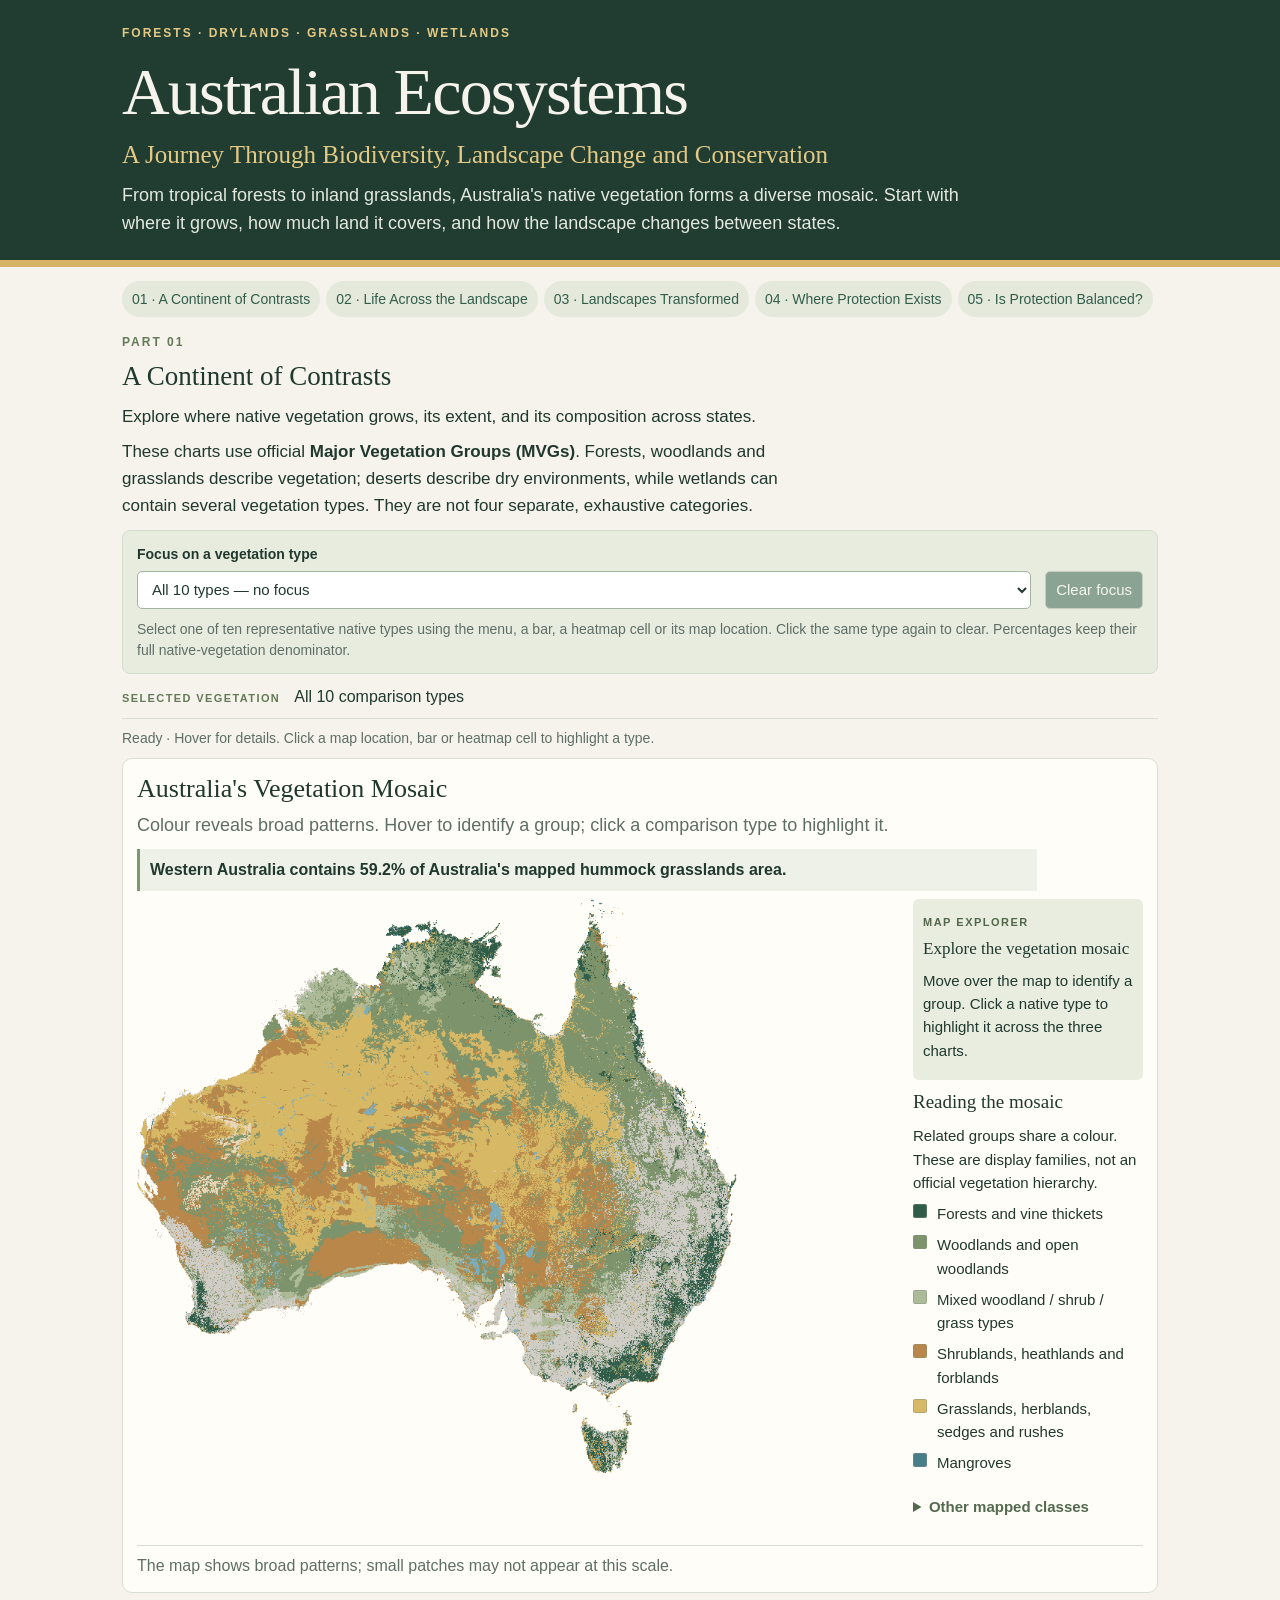
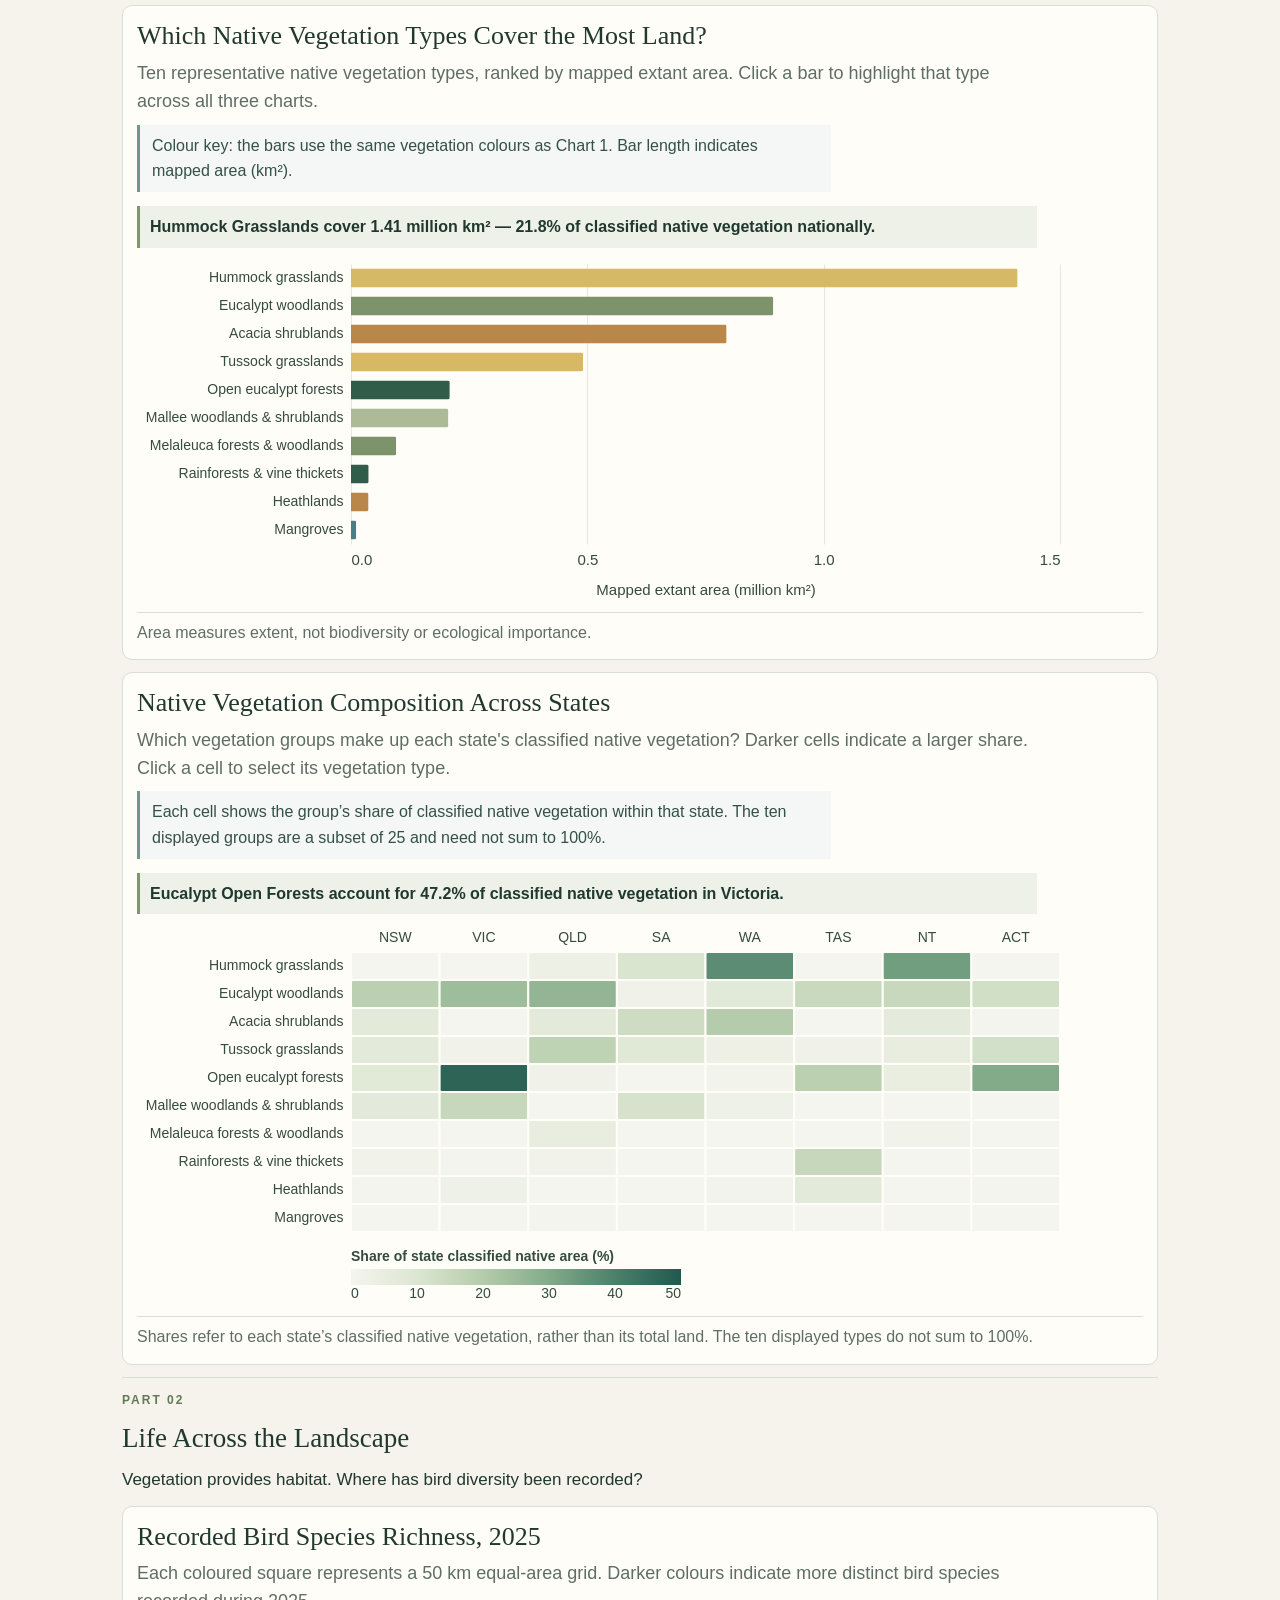
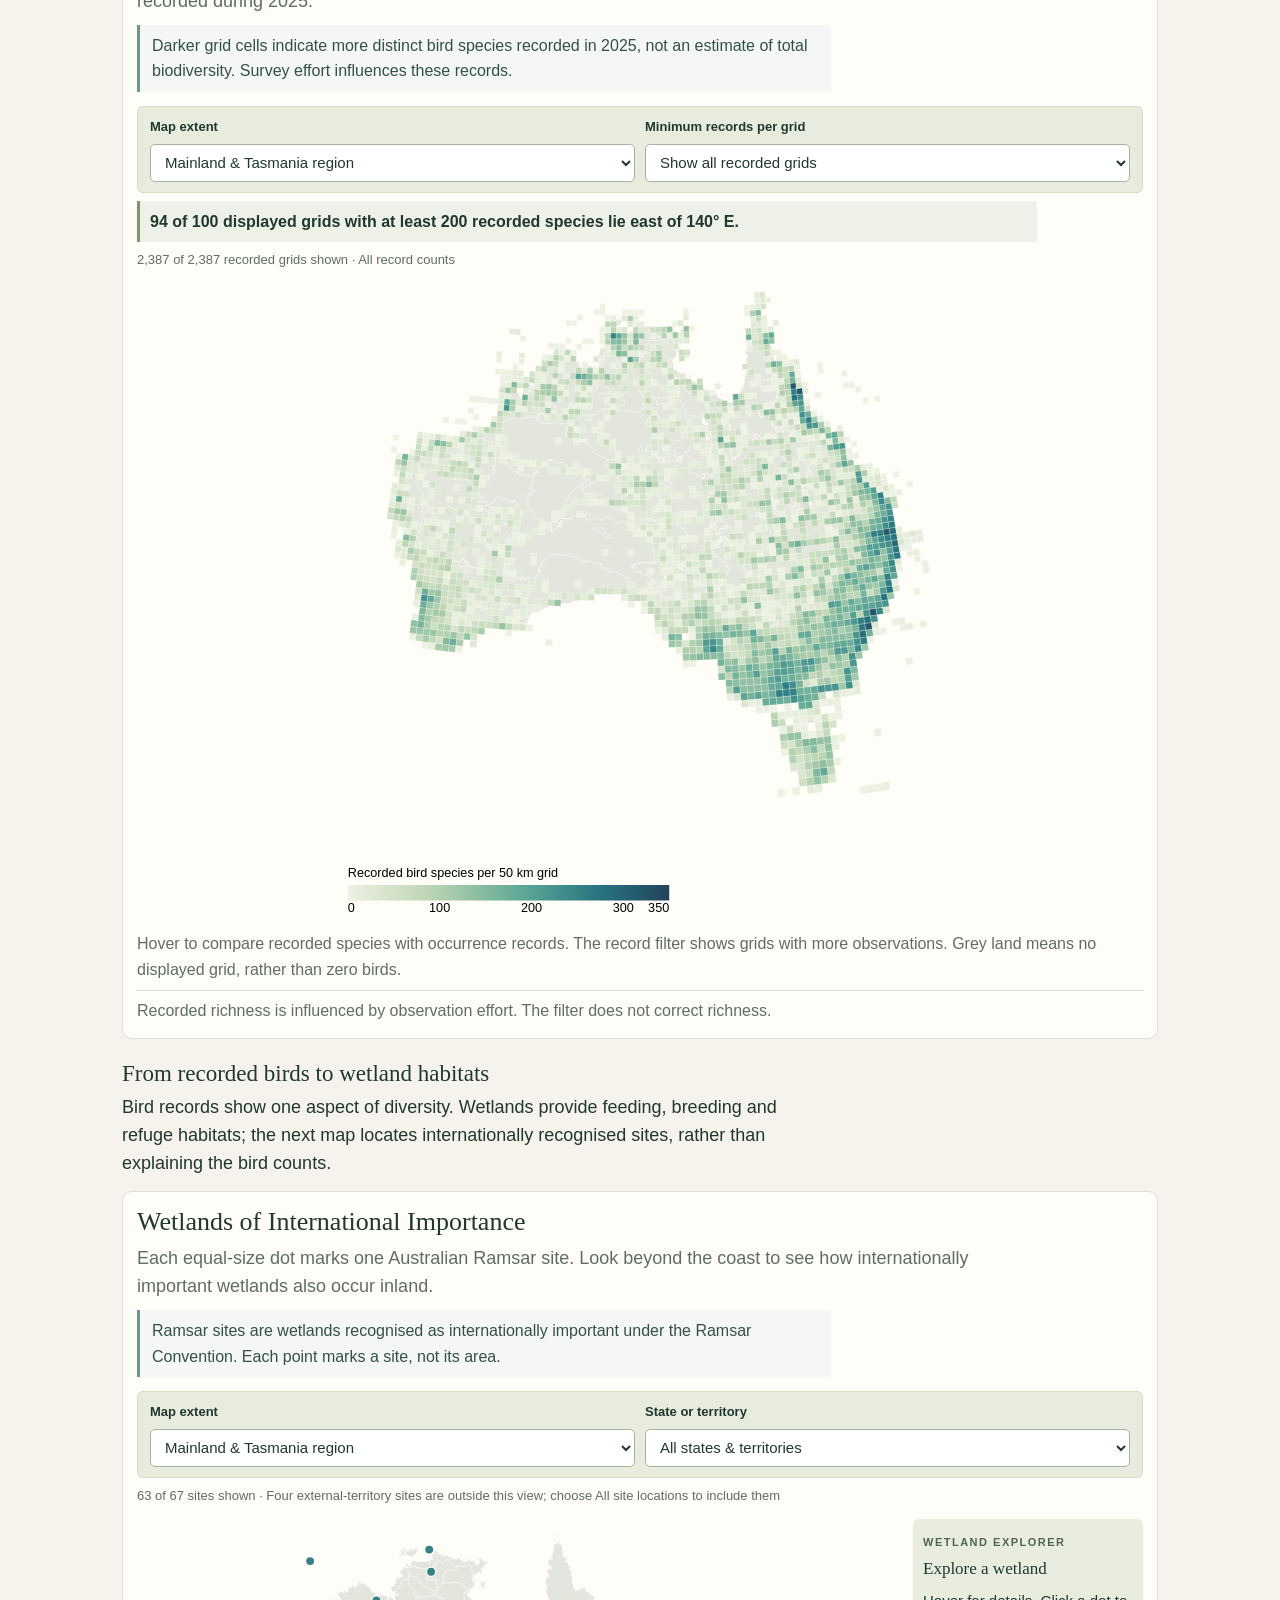
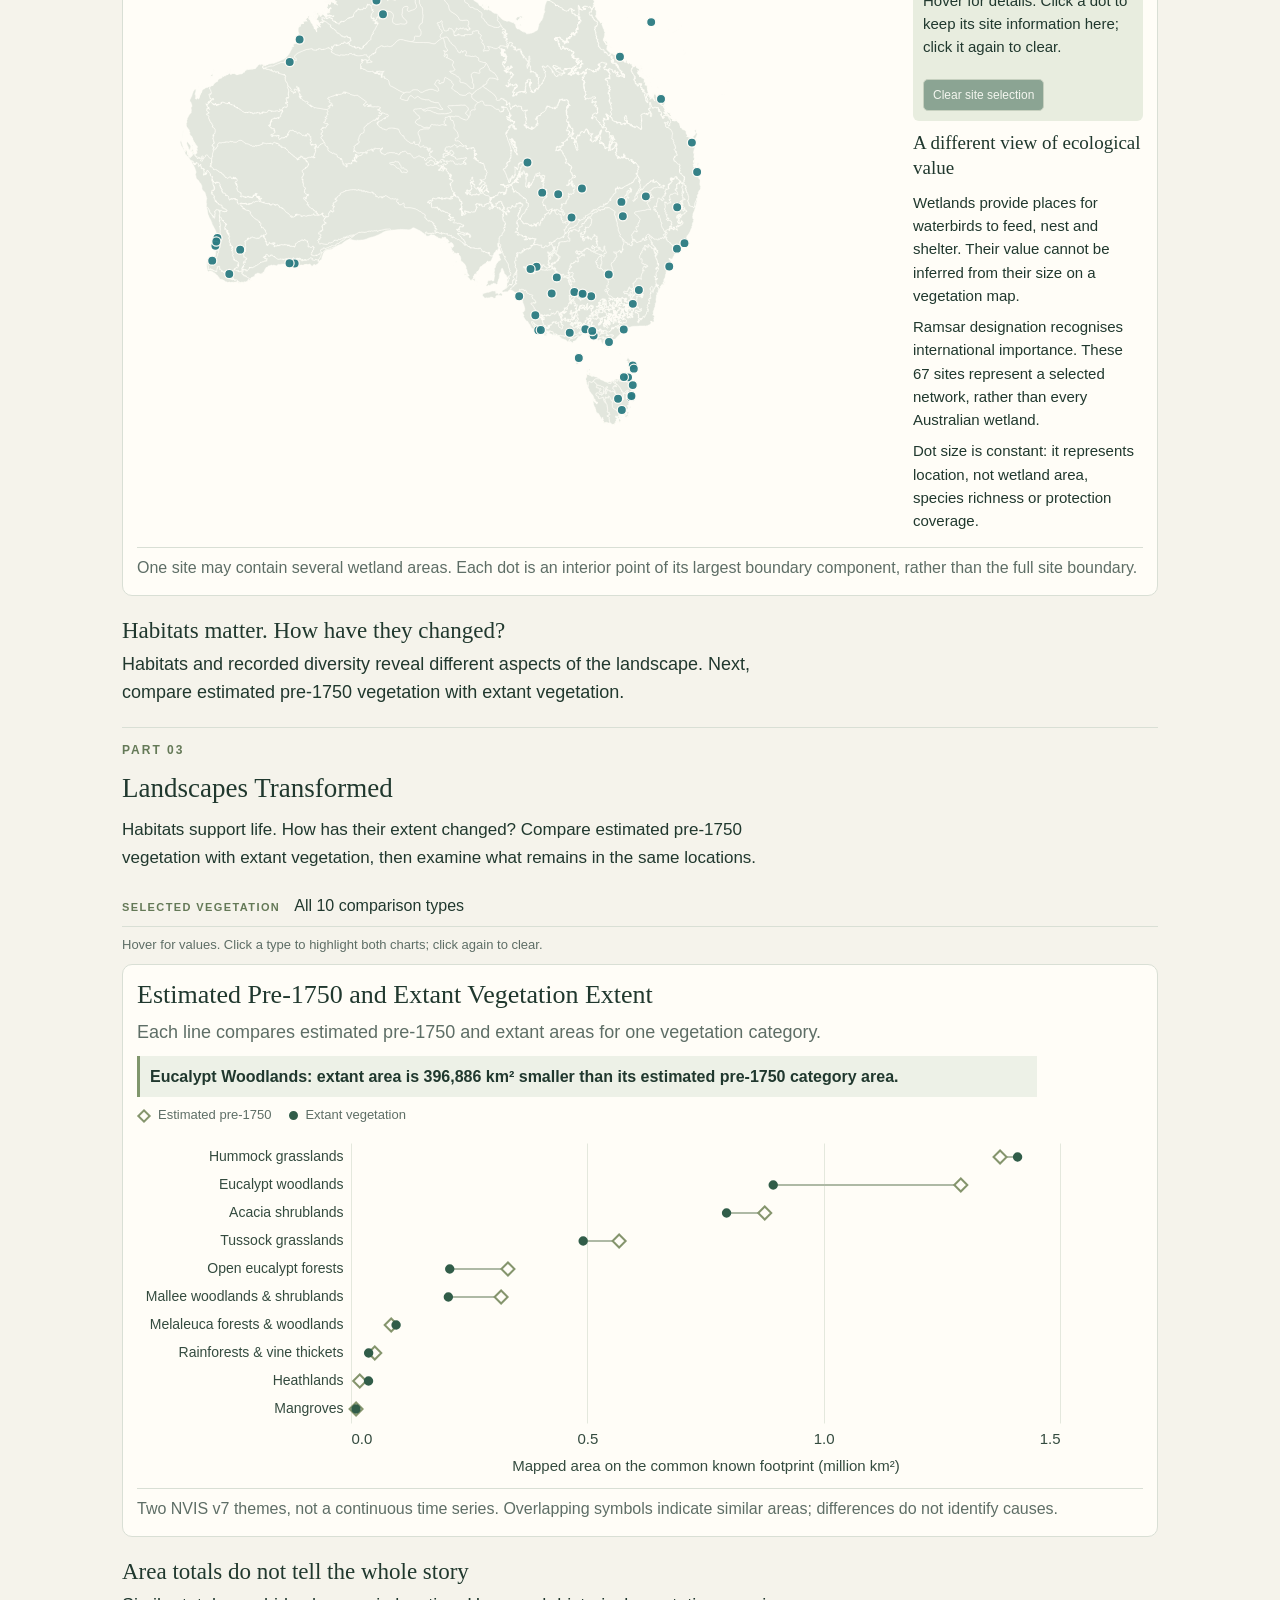
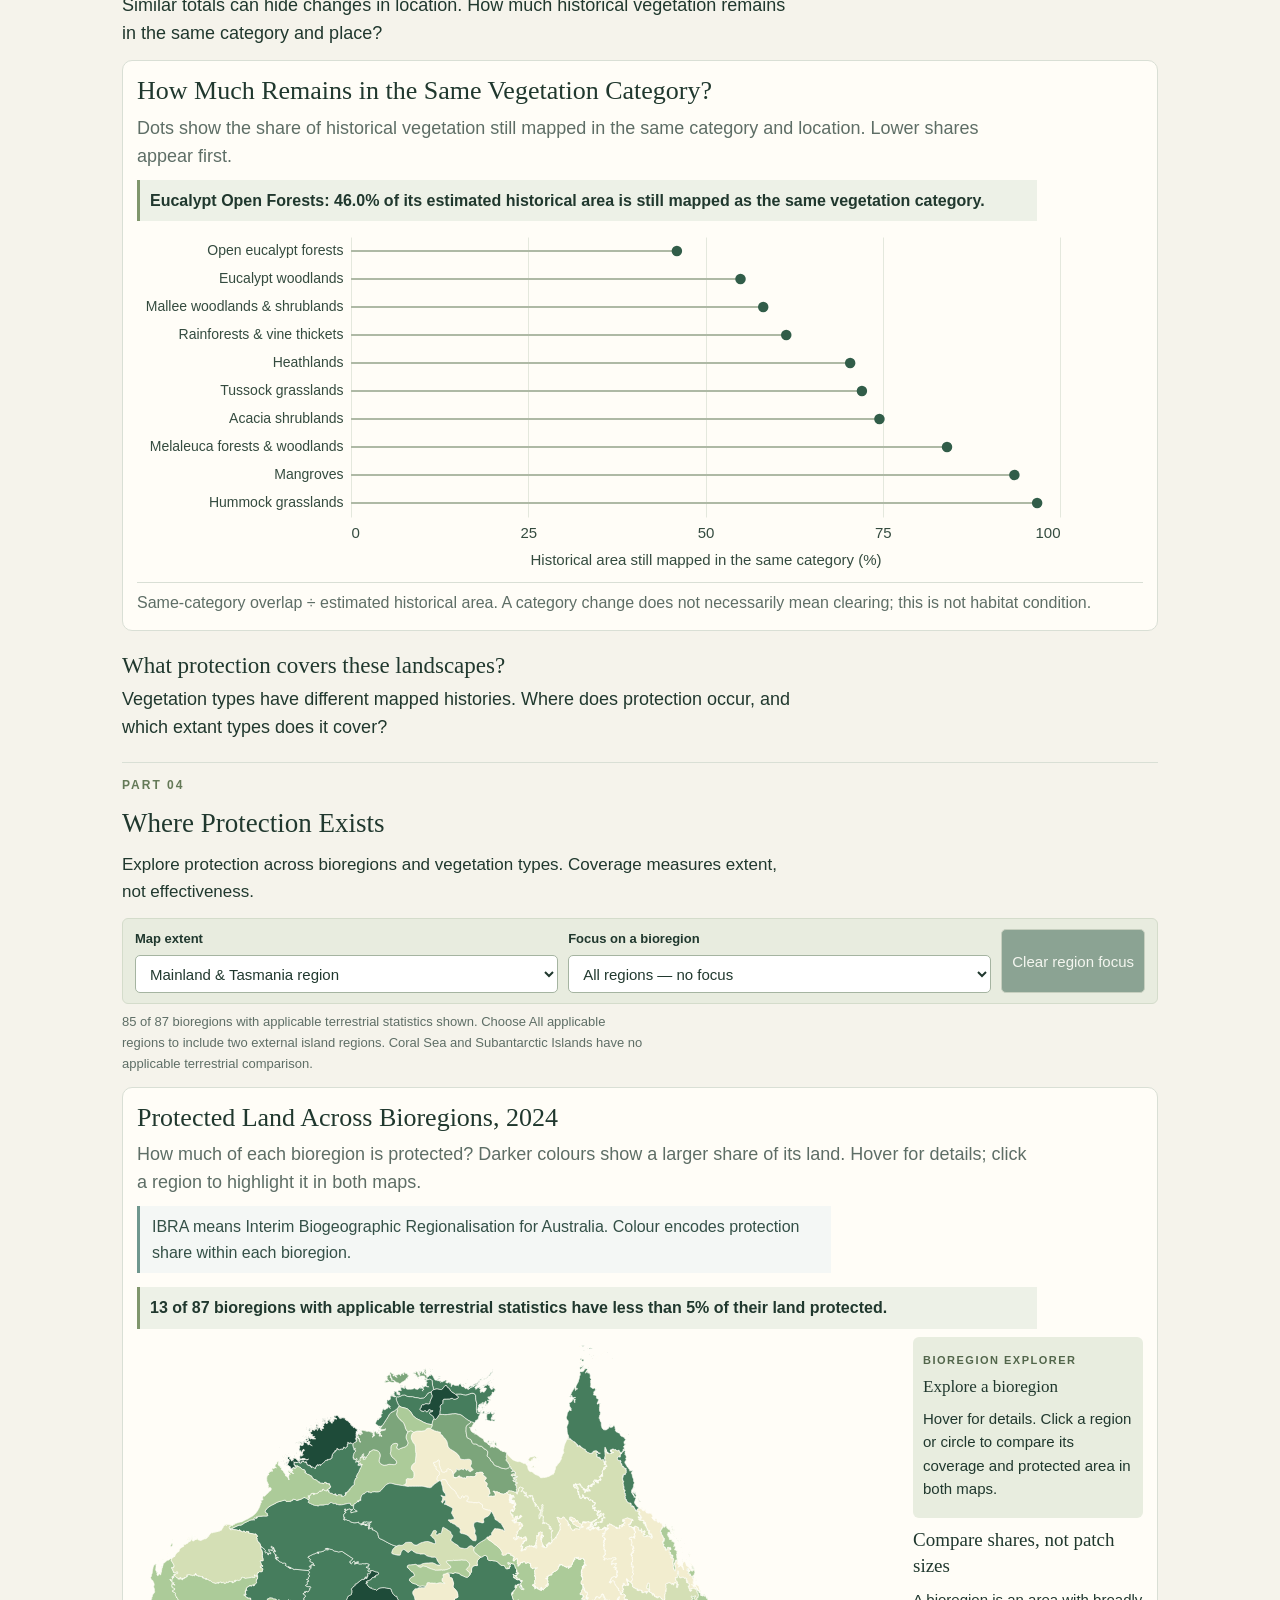
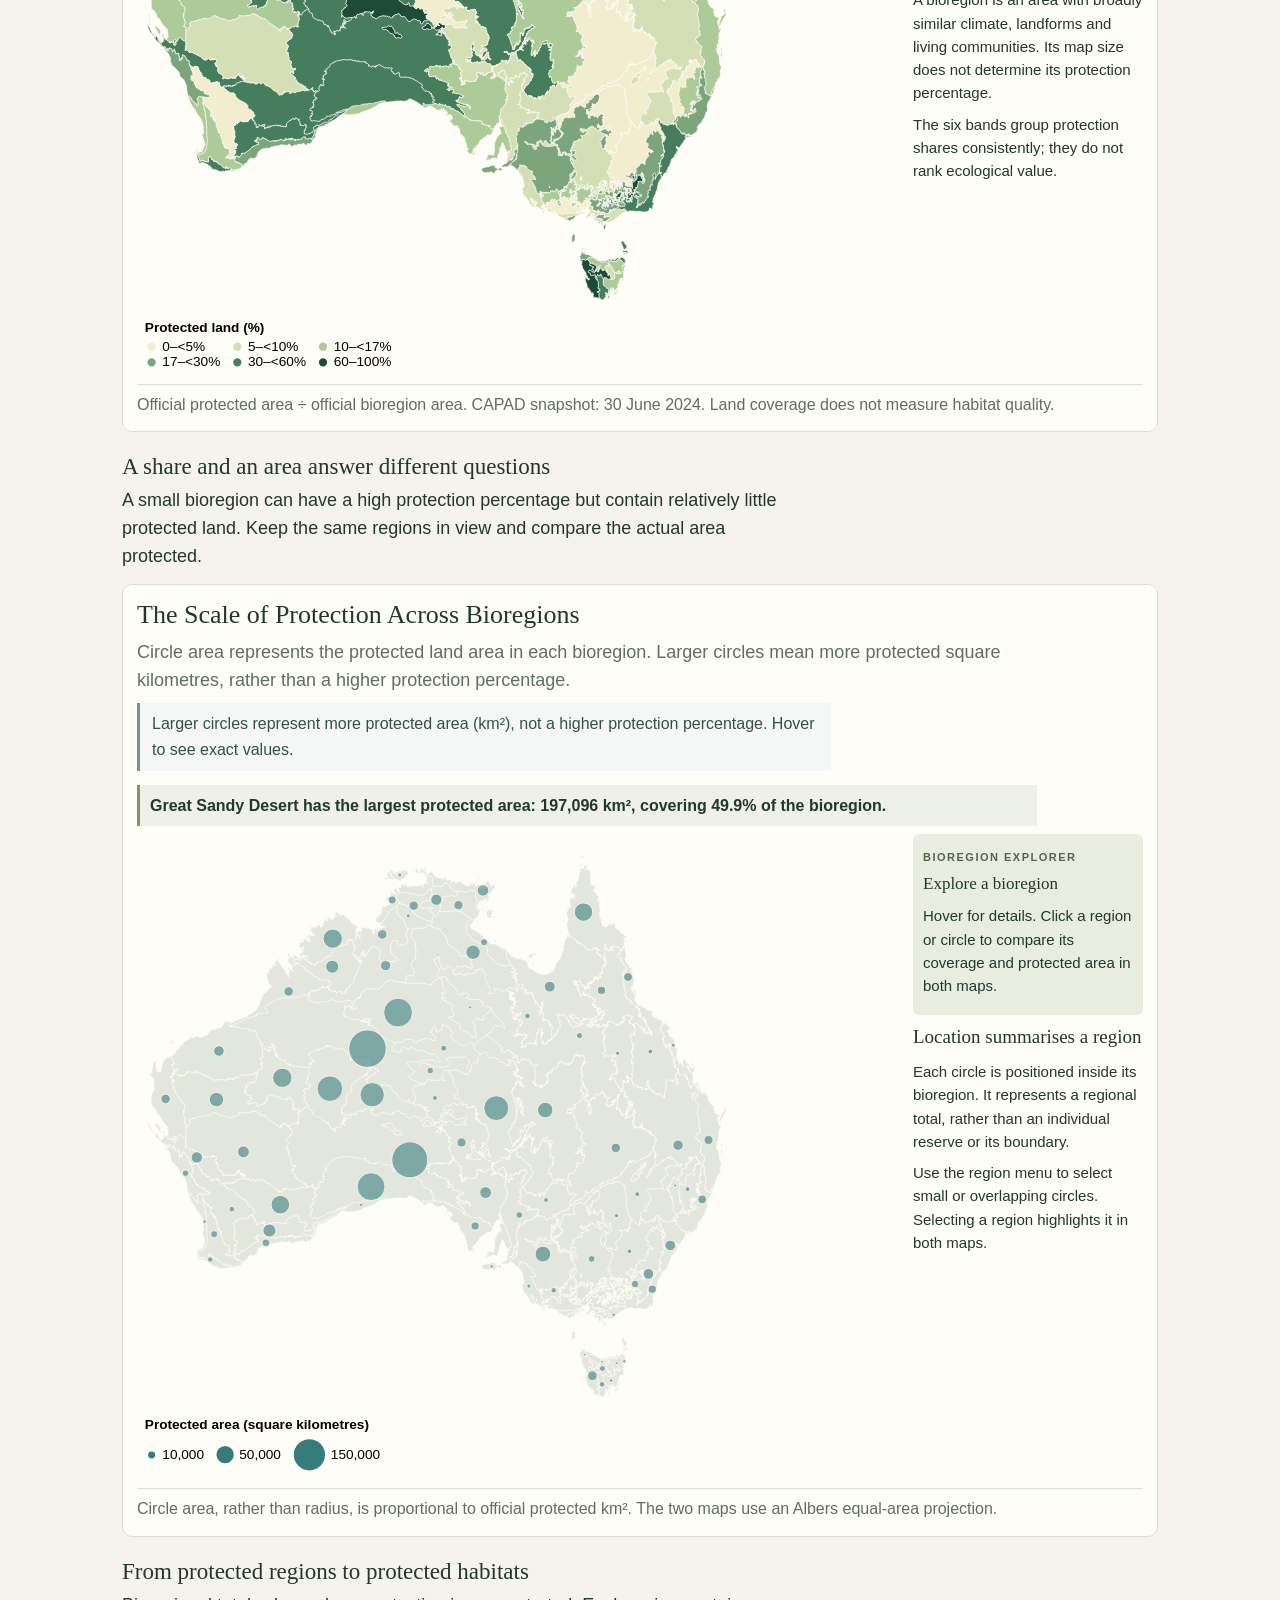
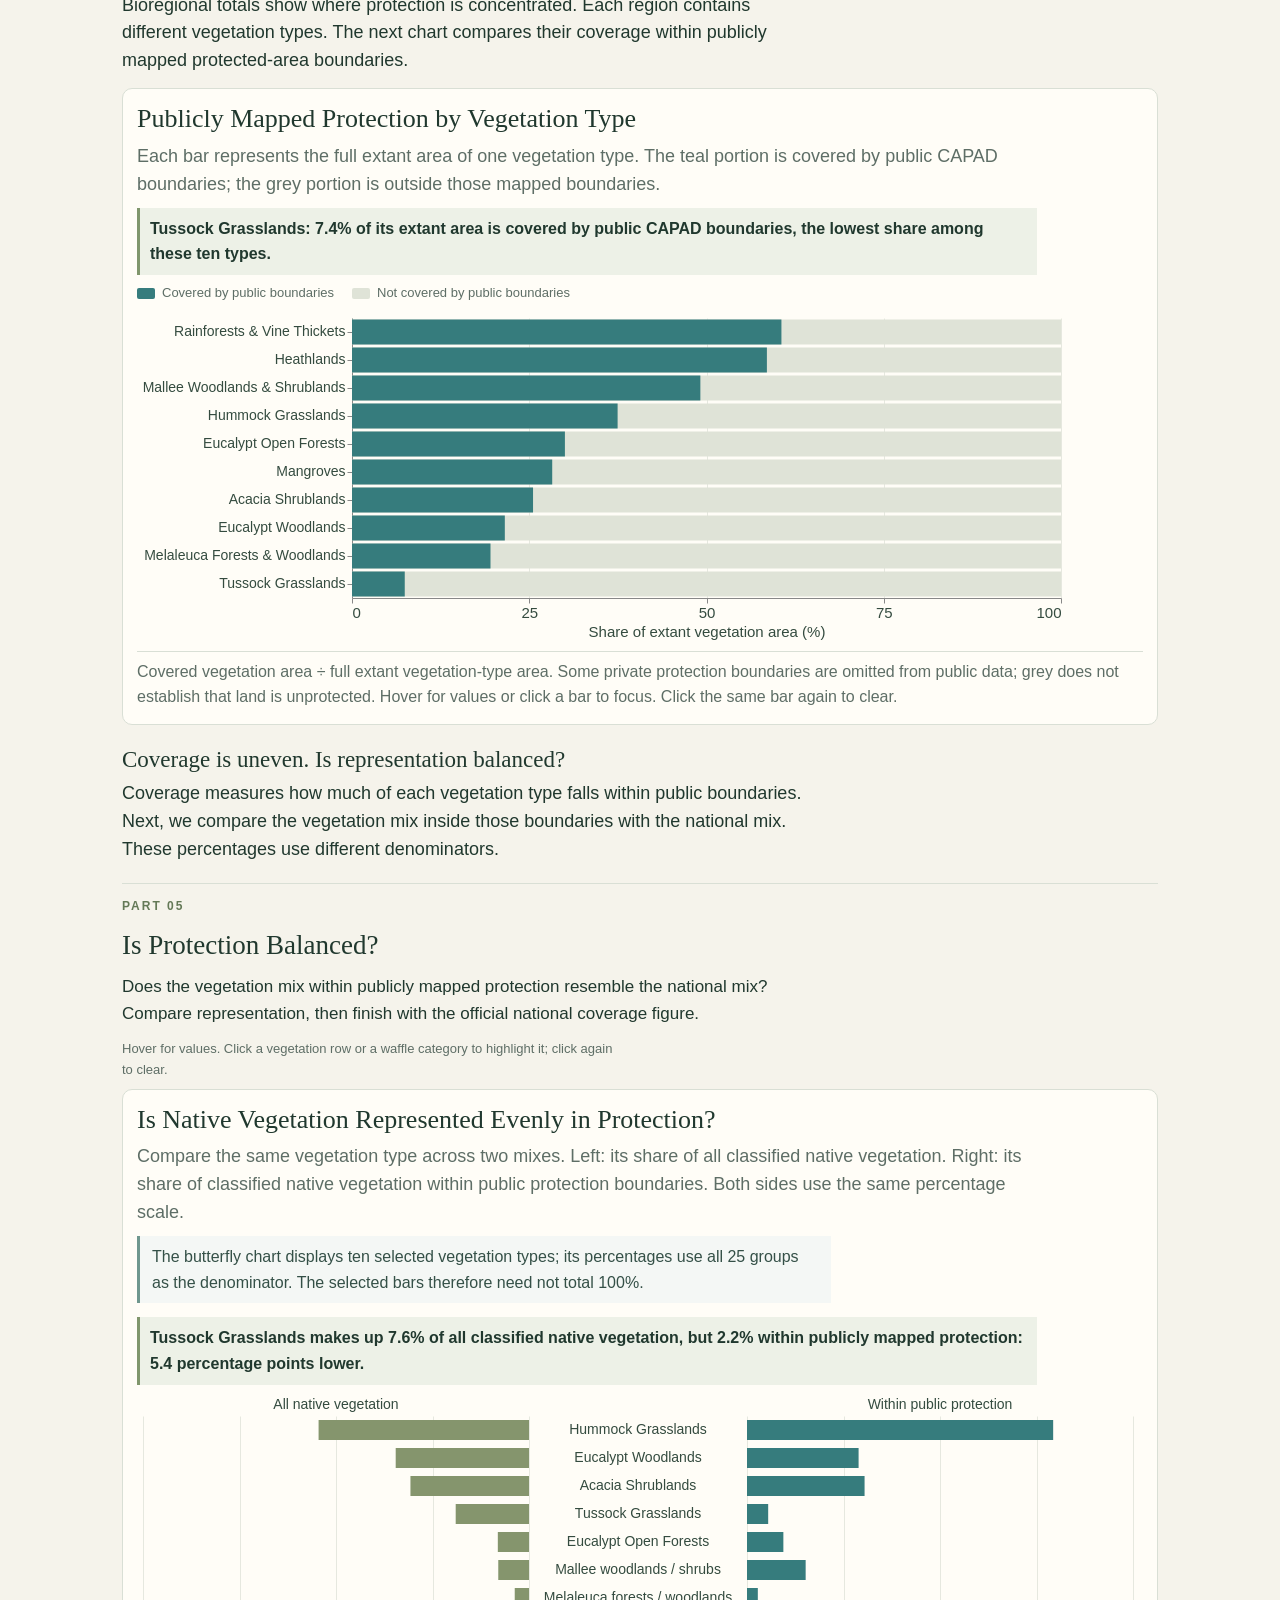
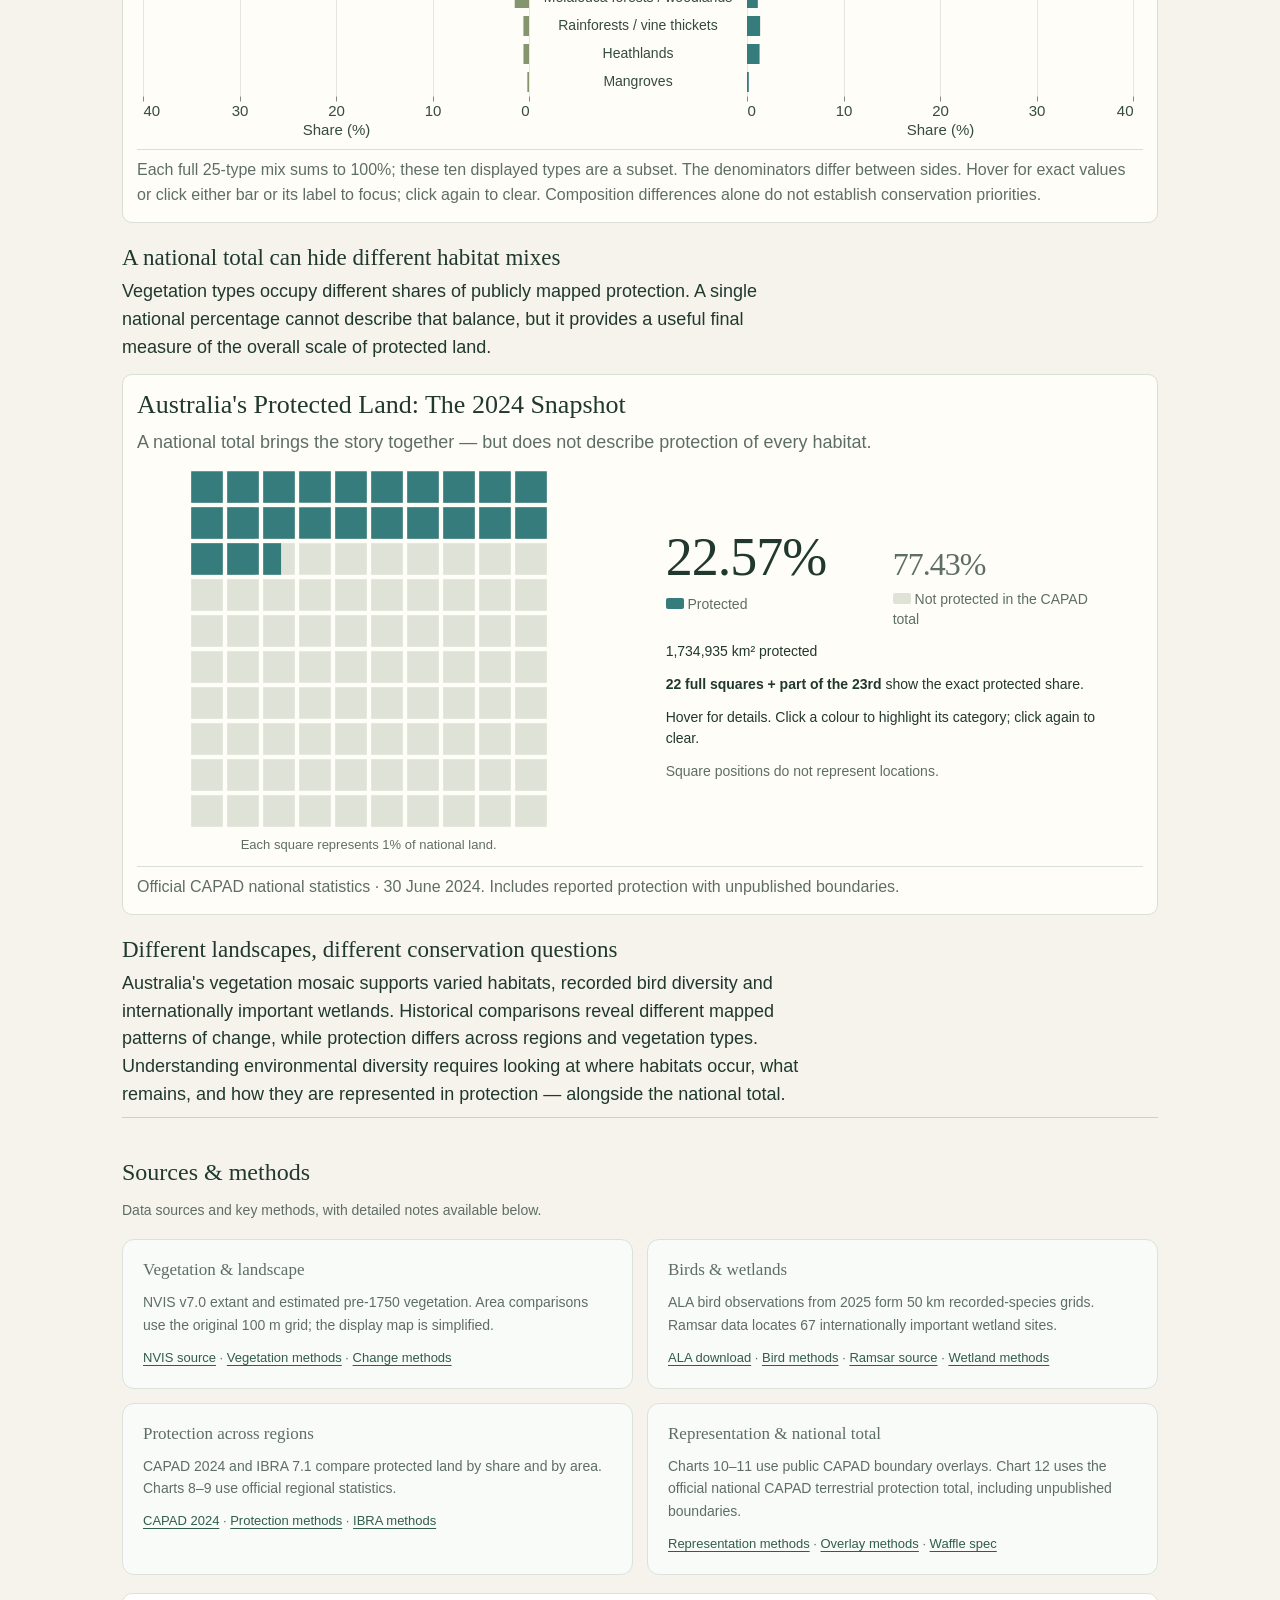
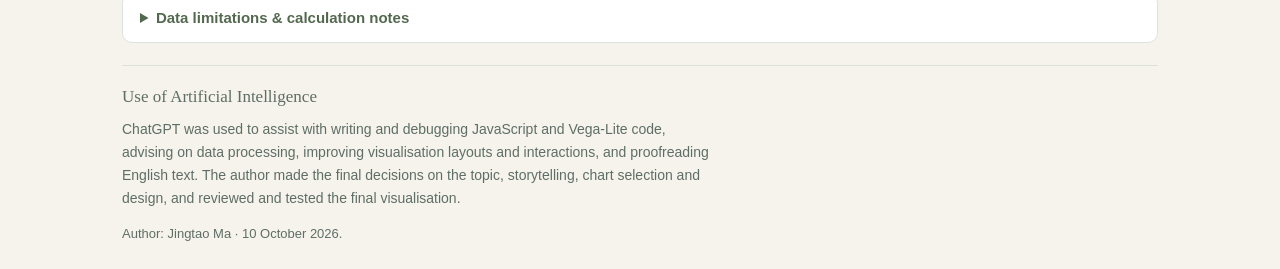
<file: index.html>
<!doctype html>
<html lang="en"><head><meta charset="utf-8"><meta name="viewport" content="width=device-width, initial-scale=1"><title>Australian Ecosystems</title><link rel="stylesheet" href="styles.css?v=20"><script defer src="vendor/vega.min.js"></script><script defer src="vendor/vega-lite.min.js"></script><script defer src="vendor/vega-embed.min.js"></script><script defer src="app.js?v=7"></script><script defer src="birds.js?v=7"></script><script defer src="wetlands.js?v=4"></script><script defer src="landscapes.js?v=4"></script><script defer src="protection.js?v=7"></script><script defer src="balance.js?v=8"></script></head>

<body><header><div class="wrap"><div class="eyebrow">FORESTS · DRYLANDS · GRASSLANDS · WETLANDS</div><h1>Australian Ecosystems</h1><p class="hero-subtitle">A Journey Through Biodiversity, Landscape Change and Conservation</p><p class="intro">From tropical forests to inland grasslands, Australia's native vegetation forms a diverse mosaic. Start with where it grows, how much land it covers, and how the landscape changes between states.</p></div></header>

<main class="wrap"><nav class="chapter-nav" aria-label="Story chapters"><a href="#part-1">01 · A Continent of Contrasts</a><a href="#part-2">02 · Life Across the Landscape</a><a href="#part-3">03 · Landscapes Transformed</a><a href="#part-4">04 · Where Protection Exists</a><a href="#part-5">05 · Is Protection Balanced?</a></nav><section class="context chapter-intro" id="part-1"><div><div class="eyebrow">PART 01</div><h2>A Continent of Contrasts</h2><p class="chapter-lead">Explore where native vegetation grows, its extent, and its composition across states.</p><p>These charts use official <strong>Major Vegetation Groups (MVGs)</strong>. Forests, woodlands and grasslands describe vegetation; deserts describe dry environments, while wetlands can contain several vegetation types. They are not four separate, exhaustive categories.</p></div></section>
<section class="controls" aria-label="Shared chart controls"><div class="focus-control"><label for="focus">Focus on a vegetation type</label><select id="focus"><option value="0">All 10 types — no focus</option></select></div><button id="clear" type="button">Clear focus</button><p>Select one of ten representative native types using the menu, a bar, a heatmap cell or its map location. Click the same type again to clear. Percentages keep their full native-vegetation denominator.</p></section>
<div class="selection-strip"><span>SELECTED VEGETATION</span><strong id="selection-name">All 10 comparison types</strong></div><p id="status" role="status" aria-live="polite">Loading vegetation data…</p>

<article class="chart-card" id="chart-1"><div class="card-heading"><h2>Australia's Vegetation Mosaic</h2><p>Colour reveals broad patterns. Hover to identify a group; click a comparison type to highlight it.</p></div><div class="insight inline"><strong id="map-insight"></strong></div><div class="map-layout"><div id="map" class="chart" aria-label="Categorical map of Australia's extant vegetation"></div><aside><div class="map-inspector"><span class="inspector-label">MAP EXPLORER</span><h3 id="map-type">Explore the vegetation mosaic</h3><p id="map-type-note">Move over the map to identify a group. Click a native type to highlight it across the three charts.</p></div><h3>Reading the mosaic</h3><p>Related groups share a colour. These are display families, not an official vegetation hierarchy.</p><div id="legend"></div><details><summary>Other mapped classes</summary><div id="other-legend"></div></details></aside></div><p class="method">The map shows broad patterns; small patches may not appear at this scale.</p></article>

<article class="chart-card" id="chart-2"><div class="card-heading"><h2>Which Native Vegetation Types Cover the Most Land?</h2><p>Ten representative native vegetation types, ranked by mapped extant area. Click a bar to highlight that type across all three charts.</p></div><p class="reading-note">Colour key: the bars use the same vegetation colours as Chart 1. Bar length indicates mapped area (km²).</p><div class="insight inline"><strong id="area-insight"></strong></div><div id="bar" class="chart" aria-label="Horizontal bar chart of native vegetation areas"></div><p class="method">Area measures extent, not biodiversity or ecological importance.</p></article>

<article class="chart-card" id="chart-3"><div class="card-heading"><h2>Native Vegetation Composition Across States</h2><p>Which vegetation groups make up each state's classified native vegetation? Darker cells indicate a larger share. Click a cell to select its vegetation type.</p></div><p class="reading-note">Each cell shows the group’s share of classified native vegetation within that state. The ten displayed groups are a subset of 25 and need not sum to 100%.</p><div class="insight inline"><strong id="state-insight"></strong></div><div id="heatmap" class="chart" aria-label="Heatmap of native vegetation composition by state and territory"></div><p class="method">Shares refer to each state’s classified native vegetation, rather than its total land. The ten displayed types do not sum to 100%.</p></article>

<section class="planned-part" id="part-2" aria-labelledby="part-2-title"><div class="eyebrow">PART 02</div><h2 id="part-2-title">Life Across the Landscape</h2><p class="chapter-lead">Vegetation provides habitat. Where has bird diversity been recorded?</p>
<article class="chart-card" id="chart-4"><div class="card-heading"><h2>Recorded Bird Species Richness, 2025</h2><p>Each coloured square represents a 50 km equal-area grid. Darker colours indicate more distinct bird species recorded during 2025.</p></div><p class="reading-note">Darker grid cells indicate more distinct bird species recorded in 2025, not an estimate of total biodiversity. Survey effort influences these records.</p>
<div class="bird-controls"><div><label for="bird-view">Map extent</label><select id="bird-view"><option value="regional">Mainland &amp; Tasmania region</option><option value="all">All downloaded grid locations</option></select></div><div><label for="bird-minimum">Minimum records per grid</label><select id="bird-minimum"><option value="0">Show all recorded grids</option><option value="100">At least 100 records</option><option value="1000">At least 1,000 records</option></select></div></div>
<div class="insight inline"><strong id="bird-insight">Loading the recorded-diversity pattern…</strong></div><p id="bird-status" role="status" aria-live="polite">Loading bird observations…</p><div id="bird-map" class="chart bird-full-width" aria-label="Bin map of recorded bird species richness in 2025"></div><p class="chart-reading">Hover to compare recorded species with occurrence records. The record filter shows grids with more observations. Grey land means no displayed grid, rather than zero birds.</p><p class="method">Recorded richness is influenced by observation effort. The filter does not correct richness.</p></article>
<div class="story-bridge"><h3>From recorded birds to wetland habitats</h3><p>Bird records show one aspect of diversity. Wetlands provide feeding, breeding and refuge habitats; the next map locates internationally recognised sites, rather than explaining the bird counts.</p></div>
<article class="chart-card" id="chart-5"><div class="card-heading"><h2>Wetlands of International Importance</h2><p>Each equal-size dot marks one Australian Ramsar site. Look beyond the coast to see how internationally important wetlands also occur inland.</p></div><p class="reading-note">Ramsar sites are wetlands recognised as internationally important under the Ramsar Convention. Each point marks a site, not its area.</p>
<div class="bird-controls"><div><label for="wetland-view">Map extent</label><select id="wetland-view"><option value="regional">Mainland &amp; Tasmania region</option><option value="all">All site locations</option></select></div><div><label for="wetland-state">State or territory</label><select id="wetland-state"><option value="all">All states &amp; territories</option><option value="ACT">Australian Capital Territory</option><option value="NSW">New South Wales</option><option value="NT">Northern Territory</option><option value="QLD">Queensland</option><option value="SA">South Australia</option><option value="TAS">Tasmania</option><option value="VIC">Victoria</option><option value="WA">Western Australia</option><option value="EXT">External territories</option></select></div></div>
<p id="wetland-status" role="status" aria-live="polite">Loading wetland sites…</p><div class="map-layout"><div id="wetland-map" class="chart" aria-label="Dot map of Australia's Ramsar wetland sites"></div><aside><div class="map-inspector"><span class="inspector-label">WETLAND EXPLORER</span><h3 id="wetland-name">Explore a wetland</h3><p id="wetland-detail">Hover for details. Click a dot to keep its site information here.</p><button id="wetland-clear" type="button">Clear site selection</button></div><h3>A different view of ecological value</h3><p>Wetlands provide places for waterbirds to feed, nest and shelter. Their value cannot be inferred from their size on a vegetation map.</p><p>Ramsar designation recognises international importance. These 67 sites represent a selected network, rather than every Australian wetland.</p><p>Dot size is constant: it represents location, not wetland area, species richness or protection coverage.</p></aside></div><p class="method">One site may contain several wetland areas. Each dot is an interior point of its largest boundary component, rather than the full site boundary.</p></article>
<div class="story-bridge chapter-close"><h3>Habitats matter. How have they changed?</h3><p>Habitats and recorded diversity reveal different aspects of the landscape. Next, compare estimated pre-1750 vegetation with extant vegetation.</p></div></section>
<section class="planned-part" id="part-3" aria-labelledby="part-3-title"><div class="eyebrow">PART 03</div><h2 id="part-3-title">Landscapes Transformed</h2><p class="chapter-lead">Habitats support life. How has their extent changed? Compare estimated pre-1750 vegetation with extant vegetation, then examine what remains in the same locations.</p>
<div class="selection-strip"><span>SELECTED VEGETATION</span><strong id="landscape-selection">All 10 comparison types</strong></div><p id="landscape-status" role="status" aria-live="polite">Loading landscape comparisons…</p>
<article class="chart-card" id="chart-6"><div class="card-heading"><h2>Estimated Pre-1750 and Extant Vegetation Extent</h2><p>Each line compares estimated pre-1750 and extant areas for one vegetation category.</p></div><div class="insight inline"><strong id="extent-insight"></strong></div><div class="period-key" aria-label="Point legend"><span><i class="period-dot historical"></i>Estimated pre-1750</span><span><i class="period-dot extant"></i>Extant vegetation</span></div><div id="extent-chart" class="chart" aria-label="Connected dot plot comparing historical and extant vegetation category area"></div><p class="method">Two NVIS v7 themes, not a continuous time series. Overlapping symbols indicate similar areas; differences do not identify causes.</p></article>
<div class="story-bridge"><h3>Area totals do not tell the whole story</h3><p>Similar totals can hide changes in location. How much historical vegetation remains in the same category and place?</p></div>
<article class="chart-card" id="chart-7"><div class="card-heading"><h2>How Much Remains in the Same Vegetation Category?</h2><p>Dots show the share of historical vegetation still mapped in the same category and location. Lower shares appear first.</p></div><div class="insight inline"><strong id="remaining-insight"></strong></div><div id="remaining-chart" class="chart" aria-label="Lollipop chart showing historical area still mapped in the same vegetation category"></div><p class="method">Same-category overlap ÷ estimated historical area. A category change does not necessarily mean clearing; this is not habitat condition.</p></article>
<div class="story-bridge chapter-close"><h3>What protection covers these landscapes?</h3><p>Vegetation types have different mapped histories. Where does protection occur, and which extant types does it cover?</p></div></section>
<section class="planned-part" id="part-4" aria-labelledby="part-4-title"><div class="eyebrow">PART 04</div><h2 id="part-4-title">Where Protection Exists</h2><p class="chapter-lead">Explore protection across bioregions and vegetation types. Coverage measures extent, not effectiveness.</p>
<div class="bird-controls"><div><label for="protection-view">Map extent</label><select id="protection-view"><option value="regional">Mainland &amp; Tasmania region</option><option value="all">All applicable regions</option></select></div><div><label for="protection-region">Focus on a bioregion</label><select id="protection-region"><option value="">All regions — no focus</option></select></div><button id="protection-clear" type="button">Clear region focus</button></div><p id="protection-status" role="status" aria-live="polite">Loading protection data…</p>
<article class="chart-card" id="chart-8"><div class="card-heading"><h2>Protected Land Across Bioregions, 2024</h2><p>How much of each bioregion is protected? Darker colours show a larger share of its land. Hover for details; click a region to highlight it in both maps.</p></div><p class="reading-note">IBRA means Interim Biogeographic Regionalisation for Australia. Colour encodes protection share within each bioregion.</p><div class="insight inline"><strong id="protection-insight"></strong></div><div class="map-layout"><div id="protection-map" class="chart" aria-label="Choropleth of official bioregional protection percentage"></div><aside><div class="map-inspector"><span class="inspector-label">BIOREGION EXPLORER</span><h3 id="protection-name-8">Explore a bioregion</h3><p id="protection-detail-8"></p></div><h3>Compare shares, not patch sizes</h3><p>A bioregion is an area with broadly similar climate, landforms and living communities. Its map size does not determine its protection percentage.</p><p>The six bands group protection shares consistently; they do not rank ecological value.</p></aside></div><p class="method">Official protected area ÷ official bioregion area. CAPAD snapshot: 30 June 2024. Land coverage does not measure habitat quality.</p></article>
<div class="story-bridge"><h3>A share and an area answer different questions</h3><p>A small bioregion can have a high protection percentage but contain relatively little protected land. Keep the same regions in view and compare the actual area protected.</p></div>
<article class="chart-card" id="chart-9"><div class="card-heading"><h2>The Scale of Protection Across Bioregions</h2><p>Circle area represents the protected land area in each bioregion. Larger circles mean more protected square kilometres, rather than a higher protection percentage.</p></div><p class="reading-note">Larger circles represent more protected area (km²), not a higher protection percentage. Hover to see exact values.</p><div class="insight inline"><strong id="protection-area-insight"></strong></div><div class="map-layout"><div id="protection-symbols" class="chart" aria-label="Proportional symbol map of protected area by bioregion"></div><aside><div class="map-inspector"><span class="inspector-label">BIOREGION EXPLORER</span><h3 id="protection-name-9">Explore a bioregion</h3><p id="protection-detail-9"></p></div><h3>Location summarises a region</h3><p>Each circle is positioned inside its bioregion. It represents a regional total, rather than an individual reserve or its boundary.</p><p>Use the region menu to select small or overlapping circles. Selecting a region highlights it in both maps.</p></aside></div><p class="method">Circle area, rather than radius, is proportional to official protected km². The two maps use an Albers equal-area projection.</p></article>
<div class="story-bridge"><h3>From protected regions to protected habitats</h3><p>Bioregional totals show where protection is concentrated. Each region contains different vegetation types. The next chart compares their coverage within publicly mapped protected-area boundaries.</p></div>
<article class="chart-card" id="chart-10"><div class="card-heading"><h2>Publicly Mapped Protection by Vegetation Type</h2><p>Each bar represents the full extant area of one vegetation type. The teal portion is covered by public CAPAD boundaries; the grey portion is outside those mapped boundaries.</p></div><div class="insight inline"><strong id="vegetation-protection-insight"></strong></div><div class="period-key"><span><i class="coverage-key covered"></i>Covered by public boundaries</span><span><i class="coverage-key"></i>Not covered by public boundaries</span></div><div id="vegetation-protection" class="chart" aria-label="Stacked bars comparing publicly mapped protection coverage by vegetation type"></div><p class="method">Covered vegetation area ÷ full extant vegetation-type area. Some private protection boundaries are omitted from public data; grey does not establish that land is unprotected. Hover for values or click a bar to focus. Click the same bar again to clear.</p></article>
<div class="story-bridge chapter-close"><h3>Coverage is uneven. Is representation balanced?</h3><p>Coverage measures how much of each vegetation type falls within public boundaries. Next, we compare the vegetation mix inside those boundaries with the national mix. These percentages use different denominators.</p></div></section>
<section class="planned-part" id="part-5" aria-labelledby="part-5-title"><div class="eyebrow">PART 05</div><h2 id="part-5-title">Is Protection Balanced?</h2><p class="chapter-lead">Does the vegetation mix within publicly mapped protection resemble the national mix? Compare representation, then finish with the official national coverage figure.</p><p id="balance-status" role="status" aria-live="polite">Loading final comparisons…</p>
<article class="chart-card" id="chart-11"><div class="card-heading"><h2>Is Native Vegetation Represented Evenly in Protection?</h2><p>Compare the same vegetation type across two mixes. Left: its share of all classified native vegetation. Right: its share of classified native vegetation within public protection boundaries. Both sides use the same percentage scale.</p></div><p class="reading-note">The butterfly chart displays ten selected vegetation types; its percentages use all 25 groups as the denominator. The selected bars therefore need not total 100%.</p><div class="insight inline"><strong id="representation-insight"></strong></div><div id="representation-chart" class="chart" aria-label="Butterfly chart comparing vegetation composition nationally and within publicly mapped protection"></div><p class="method">Each full 25-type mix sums to 100%; these ten displayed types are a subset. The denominators differ between sides. Hover for exact values or click either bar or its label to focus; click again to clear. Composition differences alone do not establish conservation priorities.</p></article>
<div class="story-bridge"><h3>A national total can hide different habitat mixes</h3><p>Vegetation types occupy different shares of publicly mapped protection. A single national percentage cannot describe that balance, but it provides a useful final measure of the overall scale of protected land.</p></div>
<article class="chart-card" id="chart-12"><div class="card-heading"><h2>Australia's Protected Land: The 2024 Snapshot</h2><p>A national total brings the story together — but does not describe protection of every habitat.</p></div><div class="waffle-layout waffle-two-column"><div class="waffle-figure"><div id="national-waffle" class="chart" aria-label="One hundred-cell waffle chart of official national protected land coverage"></div><p class="waffle-caption">Each square represents 1% of national land.</p></div><aside class="waffle-guide"><div class="waffle-numbers"><div class="waffle-primary"><strong id="national-protected-value"></strong><span><i class="coverage-key covered"></i> Protected</span></div><div class="waffle-secondary"><strong id="national-remainder-value"></strong><span><i class="coverage-key"></i> Not protected in the CAPAD total</span></div></div><p id="national-insight"></p><p><strong>22 full squares + part of the 23rd</strong> show the exact protected share.</p><p id="waffle-detail"></p><p class="chart-reading">Square positions do not represent locations.</p></aside></div><p class="method">Official CAPAD national statistics · 30 June 2024. Includes reported protection with unpublished boundaries.</p></article>
<div class="story-bridge chapter-close"><h3>Different landscapes, different conservation questions</h3><p>Australia's vegetation mosaic supports varied habitats, recorded bird diversity and internationally important wetlands. Historical comparisons reveal different mapped patterns of change, while protection differs across regions and vegetation types. Understanding environmental diversity requires looking at where habitats occur, what remains, and how they are represented in protection — alongside the national total.</p></div></section>
<footer class="sources-footer" id="sources-methods">
  <div class="sources-header">
    <h2>Sources &amp; methods</h2>
    <p>Data sources and key methods, with detailed notes available below.</p>
  </div>
  <div class="sources-grid">
    <section class="source-card">
      <h3>Vegetation &amp; landscape</h3>
      <p>NVIS v7.0 extant and estimated pre-1750 vegetation. Area comparisons use the original 100 m grid; the display map is simplified.</p>
      <p class="source-links"><a href="https://www.dcceew.gov.au/environment/environment-information-australia/national-vegetation-information-system/data-products" target="_blank" rel="noopener">NVIS source</a> · <a href="docs/SOURCES_AND_METHODS.md">Vegetation methods</a> · <a href="docs/LANDSCAPE_METHODS.md">Change methods</a></p>
    </section>
    <section class="source-card">
      <h3>Birds &amp; wetlands</h3>
      <p>ALA bird observations from 2025 form 50 km recorded-species grids. Ramsar data locates 67 internationally important wetland sites.</p>
      <p class="source-links"><a href="https://doi.org/10.26197/ala.cc780cc5-1f11-4bdd-81b0-82083cb6b0cf" target="_blank" rel="noopener">ALA download</a> · <a href="docs/BIRD_MAP_METHODS.md">Bird methods</a> · <a href="https://www.dcceew.gov.au/water/wetlands/australian-ramsar-wetlands" target="_blank" rel="noopener">Ramsar source</a> · <a href="docs/ramsar_methods.md">Wetland methods</a></p>
    </section>
    <section class="source-card">
      <h3>Protection across regions</h3>
      <p>CAPAD 2024 and IBRA 7.1 compare protected land by share and by area. Charts 8–9 use official regional statistics.</p>
      <p class="source-links"><a href="https://www.dcceew.gov.au/environment/land/nrs/science/capad/2024" target="_blank" rel="noopener">CAPAD 2024</a> · <a href="docs/PROTECTION_METHODS.md">Protection methods</a> · <a href="docs/ibra_methods.md">IBRA methods</a></p>
    </section>
    <section class="source-card">
      <h3>Representation &amp; national total</h3>
      <p>Charts 10–11 use public CAPAD boundary overlays. Chart 12 uses the official national CAPAD terrestrial protection total, including unpublished boundaries.</p>
      <p class="source-links"><a href="docs/BALANCE_METHODS.md">Representation methods</a> · <a href="docs/PROTECTION_METHODS.md">Overlay methods</a> · <a href="specs/chart12_national_waffle.vl.json">Waffle spec</a></p>
    </section>
  </div>
  <details class="source-technical"><summary>Data limitations &amp; calculation notes</summary>
    <div class="source-technical-grid">
      <p><strong>Vegetation.</strong> About 5 km sampled display cells are not used for area statistics. Mapped native vegetation percentages use all 25 classified groups; ten are displayed. In state comparisons the denominator is classified native vegetation, not total state land. Estimated pre-1750 and extant datasets are not an annual time series. Same-category retention measures spatial overlap, not habitat condition.</p>
      <p><strong>Birds &amp; wetlands.</strong> Recorded richness depends on observation effort; missing grids do not mean zero birds. The grid filter changes which cells appear, not their species counts. Ramsar points show site locations rather than boundaries, and are not joined to the bird grids.</p>
      <p><strong>Protection.</strong> Charts 8–9 use official regional statistics; map geometry is simplified for display. Public CAPAD boundaries do not capture every reported protected area. Coverage does not measure habitat quality. Chart 11 compares compositions with separate 25-group denominators; Chart 12 uses the national official statistic.</p>
      <p><strong>Reproducibility.</strong> Full datasets, transformations and attribution details are available in the linked method files. Readable Vega-Lite chart definitions are in the <a href="https://github.com/MikasaMark6/FIT3179-DV2-Australian_Ecosystems/tree/main/specs" target="_blank" rel="noopener">specifications folder</a>.</p>
    </div>
  </details>
  <div class="sources-bottom">
    <section class="sources-ai">
      <h3>Use of Artificial Intelligence</h3>
      <p>ChatGPT was used to assist with writing and debugging JavaScript and Vega-Lite code, advising on data processing, improving visualisation layouts and interactions, and proofreading English text. The author made the final decisions on the topic, storytelling, chart selection and design, and reviewed and tested the final visualisation.</p>
    </section>
    <p class="credit">Author: Jingtao Ma · 10 October 2026.</p>
  </div>
</footer>
</main></body></html>
</file>
<file: styles.css>
:root{--ink:#20382e;--muted:#5e6e66;--paper:#f5f3eb;--line:#d9dfd5;--green:#315d49;--accent:#d5b265}*{box-sizing:border-box}body{margin:0;background:var(--paper);color:var(--ink);font:17px/1.65 Arial,sans-serif}.wrap{max-width:1160px;margin:auto;padding:0 32px}header{background:#213d31;color:#f5f3eb;padding:62px 0 45px;border-bottom:7px solid var(--accent)}.eyebrow,.chart-number{font-size:12px;letter-spacing:2px;font-weight:700}.eyebrow{color:#e4c985}h1{font-family:Georgia,serif;font-size:clamp(48px,6vw,78px);line-height:1.03;margin:24px 0;letter-spacing:-2px;font-weight:400}.intro{max-width:740px;font-size:20px;color:#e3e9df;line-height:1.7}.header-meta{font-size:13px;color:#c1d0c4;margin-top:26px}.context{display:flex;gap:28px;padding:42px 0 28px}.section-number{font:56px Georgia,serif;color:#81957c}.context h2{margin:0}h2{font:400 30px/1.2 Georgia,serif;margin:12px 0}h3{font-size:16px;margin:0 0 10px}p{margin:12px 0}.context p{max-width:920px}.controls{display:flex;flex-wrap:wrap;gap:16px;background:#e8ecdf;border:1px solid #d4dccb;padding:20px;border-radius:8px;align-items:end}.controls label{display:block;font-size:13px;font-weight:700;margin-bottom:6px}select,button{font:14px Arial,sans-serif;border:1px solid #a5b4a1;border-radius:5px;background:#fff;color:var(--ink);padding:10px 12px;min-height:42px;max-width:100%}.focus-control{flex:1;min-width:240px}.focus-control select{width:100%}button{cursor:pointer;background:var(--green);color:white;white-space:nowrap}button:hover{background:#244435}button:focus-visible,select:focus-visible,summary:focus-visible{outline:3px solid #b1812d;outline-offset:3px}.controls p{flex-basis:100%;margin:0;font-size:13px;color:var(--muted)}#status{font-size:14px;margin:14px 0;color:var(--muted)}#status.error{color:#9d3327}.chart-card{background:#fffdf7;border:1px solid var(--line);border-radius:10px;padding:30px;margin:20px 0 30px;overflow:hidden}.chart-number{color:#687c60}.card-heading>p{color:var(--muted);max-width:900px;margin-bottom:22px}.map-layout{display:grid;grid-template-columns:minmax(0,1fr) 245px;gap:28px;align-items:start}.chart{min-width:0;max-width:100%}.chart canvas{max-width:100%;display:block}.vega-embed{padding:0!important;max-width:100%;display:block!important}.map-layout aside{font-size:14px;line-height:1.55}.legend-item{display:flex;gap:10px;align-items:flex-start;margin:13px 0;font-size:13px;line-height:1.4}.swatch{width:14px;height:14px;flex-shrink:0;border:1px solid #83907f70;margin-top:2px;border-radius:2px}details{margin:20px 0}summary{cursor:pointer;color:#53694f;font-weight:600}.insight{background:#edf1e7;border-left:3px solid #80966c;padding:15px 17px;margin:22px 0}.insight p{margin:6px 0 0}.inline{font-size:15px;line-height:1.55;margin:0 0 22px;max-width:900px}.method{font-size:14px;line-height:1.6;color:var(--muted);border-top:1px solid var(--line);margin:20px 0 0;padding-top:15px}.next{padding:18px 0 34px}.next .eyebrow{color:#647957}.next p{max-width:720px}.pill{font-size:12px;background:#e5e9dc;border-radius:20px;padding:7px 12px}footer{border-top:1px solid #cbd3c6;padding:26px 0 46px;font-size:14px;color:var(--muted)}footer h2{font-size:24px;color:var(--ink)}a{color:#315d49;text-underline-offset:3px}.credit{font-size:12px;margin-top:24px}#vg-tooltip-element{font-size:14px!important;max-width:min(420px,90vw)!important} @media(max-width:850px){.map-layout{grid-template-columns:1fr}.map-layout aside{display:block}#legend{display:grid;grid-template-columns:1fr 1fr;gap:0 16px}.chart-card{padding:20px}.wrap{padding:0 20px}header{padding-top:40px}.context{gap:16px}.section-number{font-size:42px}.controls{gap:12px}}@media(max-width:520px){body{font-size:16px}.wrap{padding:0 12px}.chart-card{padding:14px}.controls>div{width:100%}.controls select{width:100%}.context .section-number{display:none}h2{font-size:26px}.intro{font-size:18px}#legend{grid-template-columns:1fr}h1{letter-spacing:-1px}}

/* Five-part project framework */
html{scroll-behavior:smooth}.chapter-nav{display:flex;flex-wrap:wrap;gap:10px;padding:26px 0 0}.chapter-nav a{font-size:12px;text-decoration:none;background:#e5e9dc;padding:9px 12px;border-radius:20px}.chapter-nav a:hover{background:#d6dfcb}.planned-part{padding:28px 0 12px;border-top:1px solid var(--line);margin-top:24px;scroll-margin-top:20px}.planned-part>.eyebrow{color:#647957}.planned-part>p{max-width:850px}.planned-charts{display:grid;grid-template-columns:repeat(2,minmax(0,1fr));gap:18px;margin:20px 0 30px}.chart-placeholder{padding:24px;border:1px dashed #adbca5;border-radius:8px;background:#eef0e7}.chart-placeholder h3{font:400 23px/1.3 Georgia,serif;margin:13px 0}.chart-placeholder p{font-size:15px;margin-bottom:20px}.chart-placeholder .chart-number{font-size:11px;letter-spacing:1px}.pill{display:inline-block}#part-1{scroll-margin-top:20px}@media(max-width:700px){.planned-charts{grid-template-columns:1fr}}@media(prefers-reduced-motion:reduce){html{scroll-behavior:auto}}

/* Two-family typography: Georgia for headings; Arial for reading and charts. */
:root{--heading-font:Georgia,serif;--body-font:Arial,sans-serif}
body{font-family:var(--body-font)}
h1,h2,h3{font-family:var(--heading-font)}
h1{font-size:clamp(52px,8vw,104px);line-height:1.03;letter-spacing:-2.5px;margin:24px 0 18px;font-weight:400}
.hero-subtitle{font-family:var(--heading-font);font-size:clamp(25px,3vw,34px);line-height:1.35;margin:0 0 22px;color:#e4c985}
header .intro{font-size:20px;max-width:790px;margin:0;line-height:1.7}
header .eyebrow{font-size:12px;letter-spacing:2px}
h3{font-weight:400;font-size:19px;line-height:1.35}
.chart-card{padding:32px}
.card-heading h2{font-size:32px;margin:12px 0}
.card-heading>p{font-size:17px;line-height:1.65}
.chart canvas{cursor:pointer}
.map-layout{grid-template-columns:minmax(0,1fr) 245px;gap:30px}
.map-inspector{background:#e8eddf;border-radius:6px;padding:16px;margin:0 0 24px;min-height:174px}
.inspector-label{font:700 11px var(--body-font);letter-spacing:1.5px;color:#52664b}
.map-inspector h3{margin:10px 0;font-size:18px}
.map-inspector p{font-size:13px;line-height:1.55;margin:0}
.selection-strip{display:flex;align-items:baseline;gap:14px;flex-wrap:wrap;border-bottom:1px solid var(--line);padding:16px 0 12px}
.selection-strip>span{font-size:11px;letter-spacing:1.4px;color:#647957;font-weight:700}
.selection-strip>strong{font-size:16px;font-weight:400}
button:disabled{opacity:0.5;cursor:default}select:disabled{opacity:0.65}
#status{min-height:23px;line-height:1.6}
@media(max-width:850px){.map-layout{grid-template-columns:1fr}.chart-card{padding:22px}.map-inspector{min-height:0}.card-heading h2{font-size:28px}}
@media(max-width:520px){h1{font-size:52px;letter-spacing:-1px}.chart-card{padding:16px}.card-heading h2{font-size:25px}header .intro{font-size:18px}.selection-strip{gap:6px}}

/* Compact rhythm: keep readable grouping without large blank bands. */
header{padding:32px 0 28px}
h1{font-size:clamp(48px,6.3vw,78px);line-height:1.06;margin:14px 0 10px}
.hero-subtitle{font-size:27px;margin:0 0 12px}
header .intro{font-size:18px;line-height:1.6;max-width:920px}
.header-meta{margin-top:14px}
.chapter-nav{padding-top:18px;gap:8px}
.context{padding:24px 0 18px;gap:20px}
.context p{margin:8px 0 0;line-height:1.6}
.controls{padding:14px 16px;gap:10px 14px}
.controls p{font-size:13px;line-height:1.5}
.selection-strip{padding:10px 0 8px}
#status{margin:8px 0;font-size:13px}
.chart-card{padding:24px;margin:14px 0 22px}
.card-heading>p{margin:8px 0 14px}
.card-heading h2{margin:8px 0;font-size:29px}
.insight{margin:14px 0;padding:12px 14px}
.inline{margin:0 0 14px}
.method{margin-top:14px;padding-top:12px}
.map-layout{grid-template-columns:minmax(0,1fr) 255px;gap:22px}
.map-inspector{min-height:144px;padding:13px;margin-bottom:16px}
.legend-item{margin:10px 0}
.planned-part{padding:20px 0 4px;margin-top:18px}
.planned-charts{gap:14px;margin:14px 0 22px}
.chart-placeholder{padding:18px}
@media(max-width:850px){header{padding:26px 0 22px}.map-layout{grid-template-columns:1fr}.chart-card{padding:18px}.map-inspector{min-height:0}}
@media(max-width:520px){h1{font-size:48px}.hero-subtitle{font-size:24px}.context{padding-top:18px}.chart-card{padding:14px}.card-heading h2{font-size:25px}}

/* Compact presentation, with readable chart labels and native chart sizing. */
body{font-size:16px;line-height:1.55}
.wrap{max-width:1040px;padding:0 24px}
header{padding:24px 0 22px}
h1{font-size:clamp(44px,5.5vw,66px);margin:12px 0 8px;letter-spacing:-1.8px}
.hero-subtitle{font-size:25px;margin-bottom:10px}
header .intro{font-size:17px;line-height:1.55;max-width:850px}
.chapter-nav{padding-top:14px;gap:6px}
.chapter-nav a{padding:7px 10px}
.context{padding:20px 0 14px;gap:16px}
.section-number{font-size:44px}
h2{font-size:27px}
.context p{font-size:15px}
.controls{padding:12px 14px}
select,button{min-height:38px;padding:8px 10px}
.chart-card{padding:20px;margin:12px 0 18px}
.card-heading h2{font-size:26px}
.card-heading>p{font-size:16px;line-height:1.55;margin-bottom:12px}
.map-layout{grid-template-columns:minmax(0,1fr) 230px;gap:18px}
.map-inspector{min-height:0;padding:12px;margin-bottom:12px}
.map-layout aside{font-size:13px}
.map-inspector h3{font-size:17px}
.legend-item{margin:8px 0}
.insight{padding:10px 12px;margin:12px 0}
.inline{font-size:14px;margin:0 0 12px}
.method{font-size:13px;margin-top:10px;padding-top:10px}
.planned-charts{gap:12px;margin:12px 0 18px}
.chart-placeholder{padding:16px}
.chart-placeholder h3{font-size:21px}
.chart-placeholder p{font-size:14px;margin-bottom:14px}
footer{padding:22px 0 30px}
.processing-details{margin:12px 0}
.processing-details li{margin:8px 0}
@media(max-width:850px){.map-layout{grid-template-columns:1fr}.wrap{padding:0 20px}}
@media(max-width:520px){.wrap{padding:0 12px}h1{font-size:44px}.chart-card{padding:14px}.card-heading h2{font-size:24px}}

.bird-controls{display:flex;gap:14px;flex-wrap:wrap;padding:12px 14px;background:#e8ecdf;border:1px solid #d4dccb;border-radius:6px}
.bird-controls>div{flex:1;min-width:210px}
.bird-controls label{display:block;font-size:13px;font-weight:700;margin-bottom:6px}
.bird-controls select{width:100%}
#bird-status{font-size:13px;color:var(--muted);margin:8px 0 12px;min-height:20px}
#bird-map canvas{cursor:crosshair}

/* Consistent chapter labels and short narrative transitions. */
.chapter-intro{display:block}
.chapter-intro .eyebrow{color:#647957;margin-bottom:8px}
.chapter-intro h2{margin:0 0 10px}
.chapter-lead{font-size:16px;line-height:1.6;max-width:900px}
.story-bridge{padding:14px 0 10px;max-width:900px}
.story-bridge h3{font-size:23px;margin:0 0 8px}
.story-bridge p{margin:0;font-size:16px;line-height:1.6}
.chapter-close{padding-bottom:16px}
#wetland-status{font-size:13px;color:var(--muted);margin:8px 0 12px;min-height:20px}
#wetland-map canvas{cursor:pointer}
#wetland-clear{font-size:12px;min-height:32px;padding:6px 9px;margin-top:12px}

.hero-subtitle{font-size:clamp(20px,2.1vw,25px);max-width:880px;line-height:1.4}

.period-key{display:flex;flex-wrap:wrap;gap:18px;font-size:13px;margin:6px 0 14px;color:var(--muted)}
.period-key>span{display:flex;align-items:center;gap:7px}
.period-dot{display:inline-block;width:11px;height:11px;border-radius:50%;border:2px solid #85956d;background:#fffdf7}
.period-dot.extant{background:#315d49;border-color:#315d49}
#landscape-status{font-size:13px;color:var(--muted);margin:8px 0}
#extent-chart svg,#remaining-chart svg{display:block;max-width:100%;height:auto}

/* Distinct endpoint shapes remain identifiable at nearly equal area values. */
.period-dot.historical{border-radius:0;transform:rotate(45deg);width:10px;height:10px;margin:0 2px}
.period-dot.extant{width:9px;height:9px}

/* Part 4 retains compact cards and native SVG pointer targets. */
#protection-status{font-size:13px;color:var(--muted);margin:8px 0 12px}
#protection-map svg,#protection-symbols svg,#vegetation-protection svg{display:block;max-width:100%;height:auto}
.coverage-key{display:inline-block;width:18px;height:11px;background:#dfe3d7;border-radius:2px}
.coverage-key.covered{background:#315d49}

/* Tighter spacing; chapter headings carry the hierarchy without chart badges. */
.chart-card{padding:16px;margin:10px 0 14px}
.card-heading h2{margin:0 0 7px}
.card-heading>p{margin:0 0 9px;line-height:1.5}
.insight{margin:9px 0;padding:8px 10px}
.method{margin-top:8px;padding-top:8px}
.map-layout{gap:14px}
.map-inspector{padding:10px;margin-bottom:9px}
.map-inspector h3{margin:6px 0}
.map-layout aside p{margin:8px 0}
.story-bridge{padding:9px 0 7px}
.story-bridge h3{margin-bottom:5px}
.chapter-close{padding-bottom:10px}
.planned-part{padding:16px 0 0;margin-top:14px}
.period-key{margin:5px 0 9px}
.bird-controls{padding:10px 12px;gap:10px}
@media(max-width:520px){.chart-card{padding:12px}.map-layout{gap:10px}}

/* Full-width bird map and compact concluding comparisons. */
.chart-reading{font-size:13px;color:var(--muted);margin:8px 0;line-height:1.5}
#bird-map svg,#representation-chart svg,#national-waffle svg{display:block;max-width:100%;height:auto}
#balance-status{font-size:13px;color:var(--muted);margin:8px 0}
.waffle-layout{display:grid;grid-template-columns:340px minmax(0,1fr);gap:24px;align-items:center}
.waffle-layout aside{font-size:14px;max-width:480px}
.national-stat{display:grid;grid-template-columns:18px auto 1fr;gap:10px;align-items:center;margin:12px 0}
.national-stat strong{font:400 30px Georgia,serif;color:var(--ink)}
@media(max-width:700px){.waffle-layout{grid-template-columns:1fr;gap:10px}.waffle-layout aside{max-width:none}}

/* Keep the waffle explanation close to the plot and match its coverage key. */
.coverage-key.covered{background:#315d49}
.waffle-layout{grid-template-columns:340px minmax(0,1fr);gap:18px;justify-content:start;align-items:center}
.waffle-layout aside{justify-self:start;width:100%;max-width:420px}
.waffle-layout aside p{font-size:13px;line-height:1.5;margin:9px 0}
@media(max-width:700px){.waffle-layout{grid-template-columns:1fr;gap:10px}.waffle-layout aside{max-width:none}}

/* Chart 12: a clear numeric focal point, central waffle and separate reading guide. */
.waffle-layout.waffle-summary{grid-template-columns:180px 340px minmax(0,1fr);gap:20px;align-items:center;margin:14px 0}
.waffle-primary strong,.waffle-secondary strong{display:block;font-family:var(--heading-font);font-weight:400;color:var(--ink);line-height:1.08;letter-spacing:-1px;font-variant-numeric:lining-nums tabular-nums}
.waffle-primary strong{font-size:54px}
.waffle-primary span,.waffle-secondary span{display:block;font-size:14px;line-height:1.45;margin-top:7px;color:var(--muted)}
.waffle-numbers #national-insight{font-size:14px;line-height:1.45;margin:10px 0 22px}
.waffle-secondary strong{font-size:30px;color:var(--muted)}
.waffle-caption{font-size:13px;line-height:1.4;text-align:center;color:var(--muted);margin:7px 0 0}
.waffle-guide h3{font-size:19px;margin:0 0 12px}
.waffle-legend{display:grid;grid-template-columns:18px minmax(0,1fr);gap:9px;align-items:start;font-size:14px;line-height:1.45;margin:9px 0}
.waffle-legend .coverage-key{margin-top:4px}
.waffle-summary .waffle-guide p,.waffle-summary #waffle-detail{font-size:14px;line-height:1.5;margin:12px 0}
@media(max-width:900px){.waffle-layout.waffle-summary{grid-template-columns:minmax(150px,1fr) 340px;gap:16px}.waffle-summary .waffle-guide{grid-column:1/-1;max-width:none;width:100%}.waffle-guide .waffle-legend{display:inline-grid;margin-right:20px}.waffle-guide h3{margin-bottom:7px}}
@media(max-width:600px){.waffle-layout.waffle-summary{grid-template-columns:minmax(0,1fr);gap:14px}.waffle-numbers{display:grid;grid-template-columns:1fr 1fr;gap:8px 16px;align-items:start}.waffle-primary strong{font-size:clamp(38px,11vw,48px)}.waffle-secondary{grid-column:2;grid-row:1}.waffle-numbers #national-insight{grid-column:1/-1;margin:0}.waffle-figure{width:min(340px,100%);justify-self:center}.waffle-summary .waffle-guide{grid-column:auto}}

/* Small overall reduction, with slightly larger reading text and compact spacing. */
body{font-size:17px}
.wrap{max-width:980px}
header .intro{font-size:18px}
.chapter-lead{font-size:17px;line-height:1.55}
.context p{font-size:16px}
.card-heading>p{font-size:17px;line-height:1.5}
.chart-card{padding:14px;margin:8px 0 12px}
.context{padding:16px 0 10px}
.planned-part{padding:13px 0 0;margin-top:12px}
.story-bridge{padding:7px 0 5px}
.story-bridge p{font-size:17px;line-height:1.5}
.chapter-close{padding-bottom:8px}
.insight{margin:8px 0;padding:8px 10px}
.map-layout{gap:12px}
.method{margin-top:7px;padding-top:7px}
.waffle-layout.waffle-summary{grid-template-columns:180px 320px minmax(0,1fr);gap:16px;margin:10px 0}
footer{padding:18px 0 24px}
@media(max-width:900px){.waffle-layout.waffle-summary{grid-template-columns:minmax(150px,1fr) 320px;gap:14px}}
@media(max-width:600px){.waffle-layout.waffle-summary{grid-template-columns:minmax(0,1fr);gap:12px}.waffle-figure{width:min(320px,100%)}}
@media(max-width:520px){.chart-card{padding:12px}}

/* Balance the closing card in two columns and let the bird geography fill its plot. */
.waffle-layout.waffle-two-column{grid-template-columns:320px minmax(0,420px);gap:32px;align-items:center;justify-content:center;margin:12px 0}
.waffle-two-column .waffle-numbers{display:grid;grid-template-columns:1fr 1fr;gap:18px;align-items:baseline}
.waffle-two-column .waffle-primary strong{font-size:50px}
.waffle-two-column .waffle-secondary strong{font-size:30px}
.waffle-two-column .waffle-guide{max-width:420px;width:100%}
.waffle-two-column .waffle-guide p{font-size:14px;line-height:1.5;margin:12px 0}
.waffle-two-column .coverage-key{vertical-align:baseline}
#bird-map .vega-embed{width:fit-content;margin:0 auto}
@media(max-width:700px){.waffle-layout.waffle-two-column{grid-template-columns:minmax(0,1fr);gap:14px}.waffle-two-column .waffle-figure{width:min(320px,100%);justify-self:center}.waffle-two-column .waffle-guide{max-width:none}.waffle-two-column .waffle-secondary{grid-column:auto;grid-row:auto}}
@media(max-width:400px){.waffle-two-column .waffle-primary strong{font-size:42px}}

/* Consistent map plot dimensions, with independent space for legends. */
#map,#bird-map,#wetland-map,#protection-map,#protection-symbols{width:100%;max-width:600px}
#bird-map{margin:0 auto}
.map-layout{grid-template-columns:minmax(0,600px) minmax(0,230px);justify-content:space-between;gap:18px}
/* The closing card adapts as a two-column unit; waffle cells stay square. */
.waffle-layout.waffle-two-column{grid-template-columns:minmax(0,.9fr) minmax(0,1fr);gap:28px;width:100%;align-items:center}
.waffle-two-column .waffle-figure{width:100%;max-width:360px;justify-self:center}
.waffle-two-column .waffle-guide{width:100%;max-width:440px;justify-self:center}
.waffle-two-column .waffle-numbers{grid-template-columns:minmax(0,1fr) minmax(0,1fr);gap:14px}
.waffle-two-column .waffle-primary strong{font-size:clamp(42px,5vw,54px)}
.waffle-two-column .waffle-secondary strong{font-size:32px}
@media(max-width:850px){.map-layout{grid-template-columns:minmax(0,1fr);gap:12px}.map-layout>.chart{margin:0 auto}}
@media(max-width:700px){.waffle-layout.waffle-two-column{grid-template-columns:minmax(0,1fr);gap:14px}.waffle-two-column .waffle-figure{max-width:320px}.waffle-two-column .waffle-guide{max-width:none}}

/* Critique: spacing, visible reading notes and responsiveness. */
header h1{text-wrap:balance;max-width:900px;line-height:1.12}
.wrap{width:100%;max-width:1100px;padding-inline:clamp(16px,3vw,32px)}
.chapter-lead,.chapter-intro p,.planned-part>p{max-width:72ch;text-wrap:pretty}
.card-heading h2{text-wrap:balance;line-height:1.25}
.reading-note{max-width:78ch;border-left:3px solid #6f978e;padding:8px 12px;margin:0 0 14px;background:#f4f7f5;color:#345047;font-size:14px;line-height:1.55}
.map-layout>.chart,.map-layout aside{min-width:0}
.map-layout aside{overflow-wrap:break-word}
@media(max-width:950px){.map-layout{grid-template-columns:minmax(0,1fr)}.chart-card{padding:clamp(14px,3vw,24px)}}
@media(max-width:680px){.reading-note{font-size:13px}.chapter-nav a{line-height:1.4}.chart-card{overflow-x:auto}}

/* Round 2: teaching-team legibility pass; scale reading text without resizing chart geometry. */
body{font-size:18px;line-height:1.6}
header .intro,.chapter-lead,.story-bridge p,.card-heading>p{font-size:18px;line-height:1.55}
.context p,.planned-part>p,.chapter-intro p{font-size:17px;line-height:1.6}
.reading-note,.chart-reading,.insight p,.method,.inline{font-size:16px;line-height:1.6}
.map-layout aside,.map-inspector p,.legend-item,.waffle-guide p,.waffle-legend{font-size:15px;line-height:1.55}
.controls label,.controls p,#status,.chapter-nav a{font-size:14px}
button,select{font-size:15px}
#vg-tooltip-element{font-size:15px!important;line-height:1.5!important}
@media(max-width:520px){body{font-size:17px}.card-heading>p,.chapter-lead{font-size:17px}.reading-note{font-size:15px}}

/* Round 3: public protection teal, distinct from vegetation-family green. */
.coverage-key.covered{background:#367c7d}

/* DV2: readable bridge-text line length; charts retain full width */
.story-bridge p{max-width:68ch}


/* DV2 compact sources layout v1 */
.sources-footer{padding-top:28px}
.sources-header{margin-bottom:18px}
.sources-header p{max-width:66ch;margin:6px 0 0;color:var(--muted,#63736b)}
.sources-grid{display:grid;grid-template-columns:repeat(2,minmax(0,1fr));gap:14px;margin:18px 0}
.source-card{min-width:0;padding:19px 20px;border:1px solid #dae2dc;border-radius:12px;background:#f9fbf9}
.source-card h3,.sources-ai h3{font-size:17px;line-height:1.35;margin:0 0 9px}
.source-card p{font-size:14px;line-height:1.62;margin:0 0 10px;max-width:none}
.source-card .source-links{margin:0;font-size:13px;line-height:1.7}
.source-links a{white-space:normal;overflow-wrap:anywhere}
.source-technical{border:1px solid #dce3dd;border-radius:10px;padding:12px 17px;margin:17px 0;background:#fff}
.source-technical summary{cursor:pointer;font-weight:650;font-size:15px}
.source-technical-grid{display:grid;grid-template-columns:repeat(2,minmax(0,1fr));column-gap:22px;row-gap:7px;margin-top:12px}
.source-technical-grid p{font-size:13px;line-height:1.65;margin:0 0 10px}
.sources-bottom{border-top:1px solid #dbe2dc;margin-top:22px;padding-top:20px}
.sources-ai{max-width:76ch}
.sources-ai p{font-size:14px;line-height:1.65;margin:0 0 14px}
.sources-footer .credit{margin:14px 0 0;font-size:13px}
@media(max-width:750px){.sources-grid,.source-technical-grid{grid-template-columns:minmax(0,1fr)}.source-card{padding:15px 16px}}
</file>
